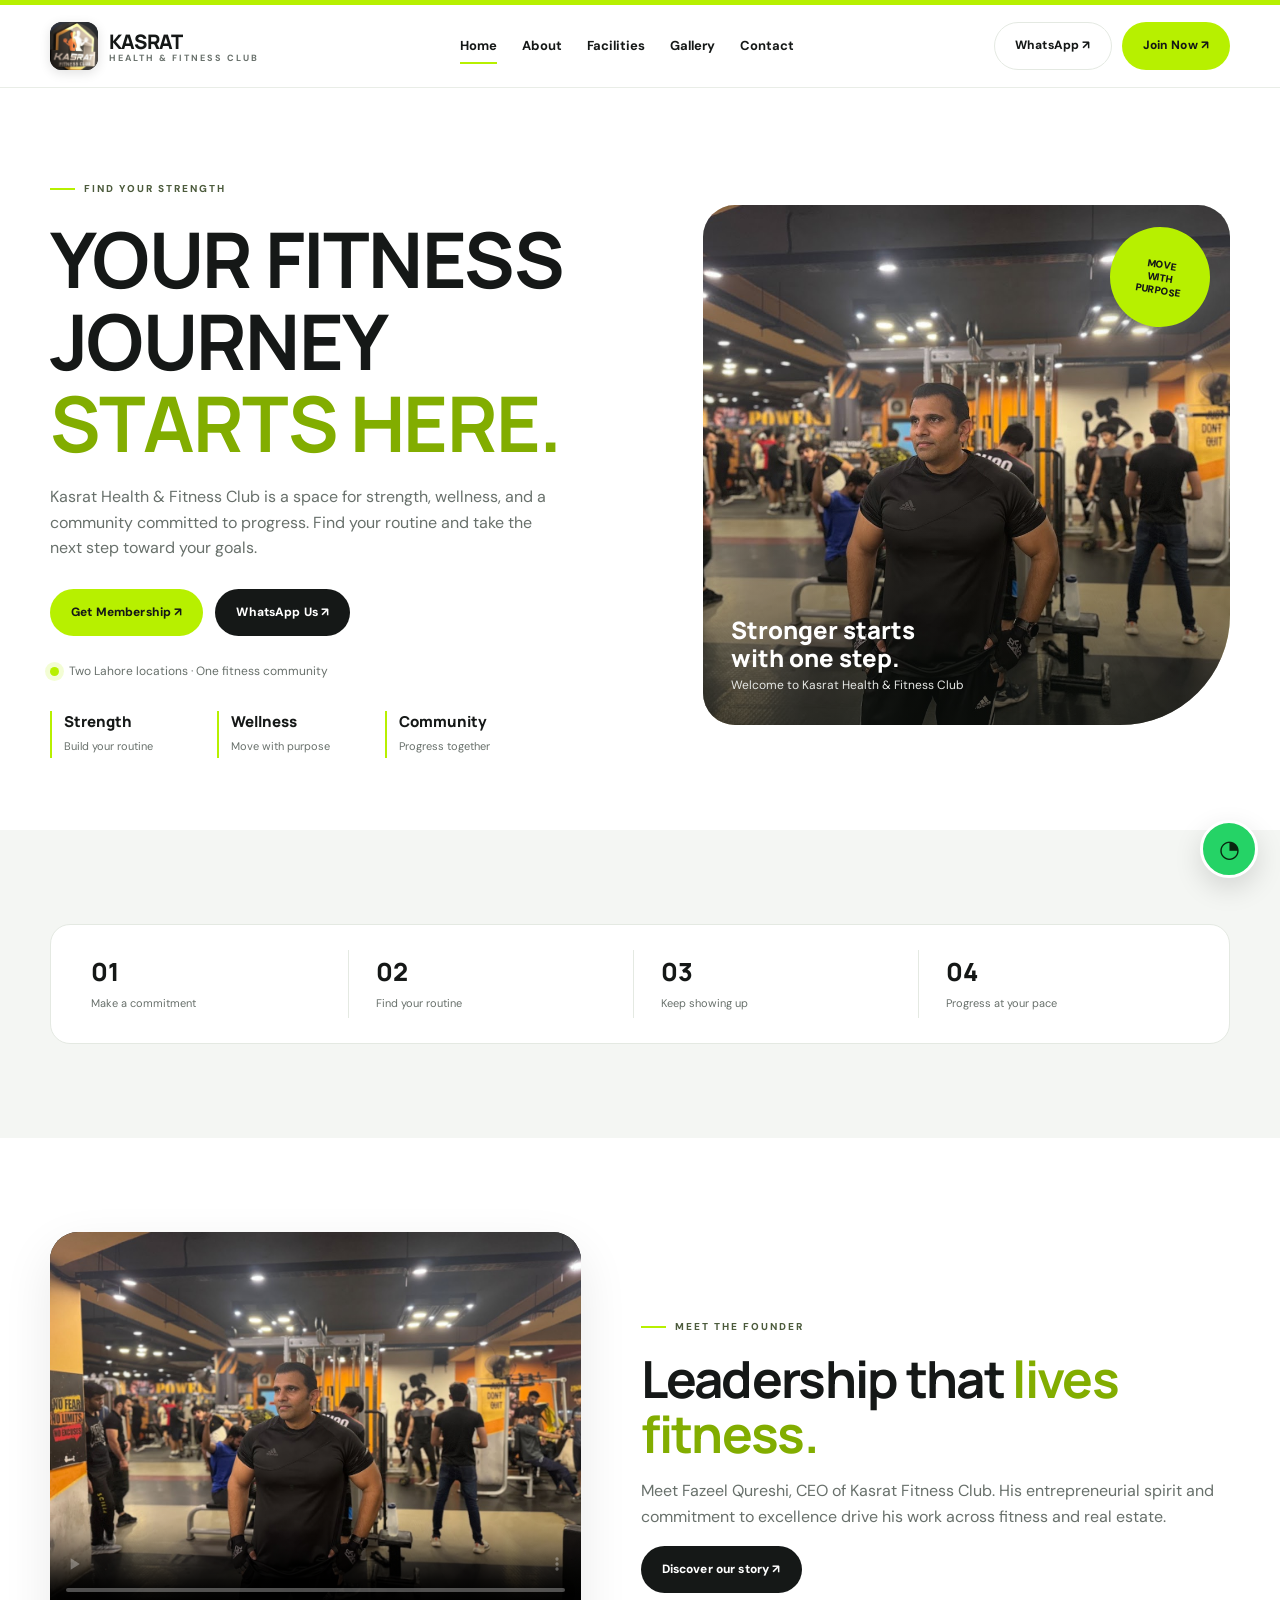
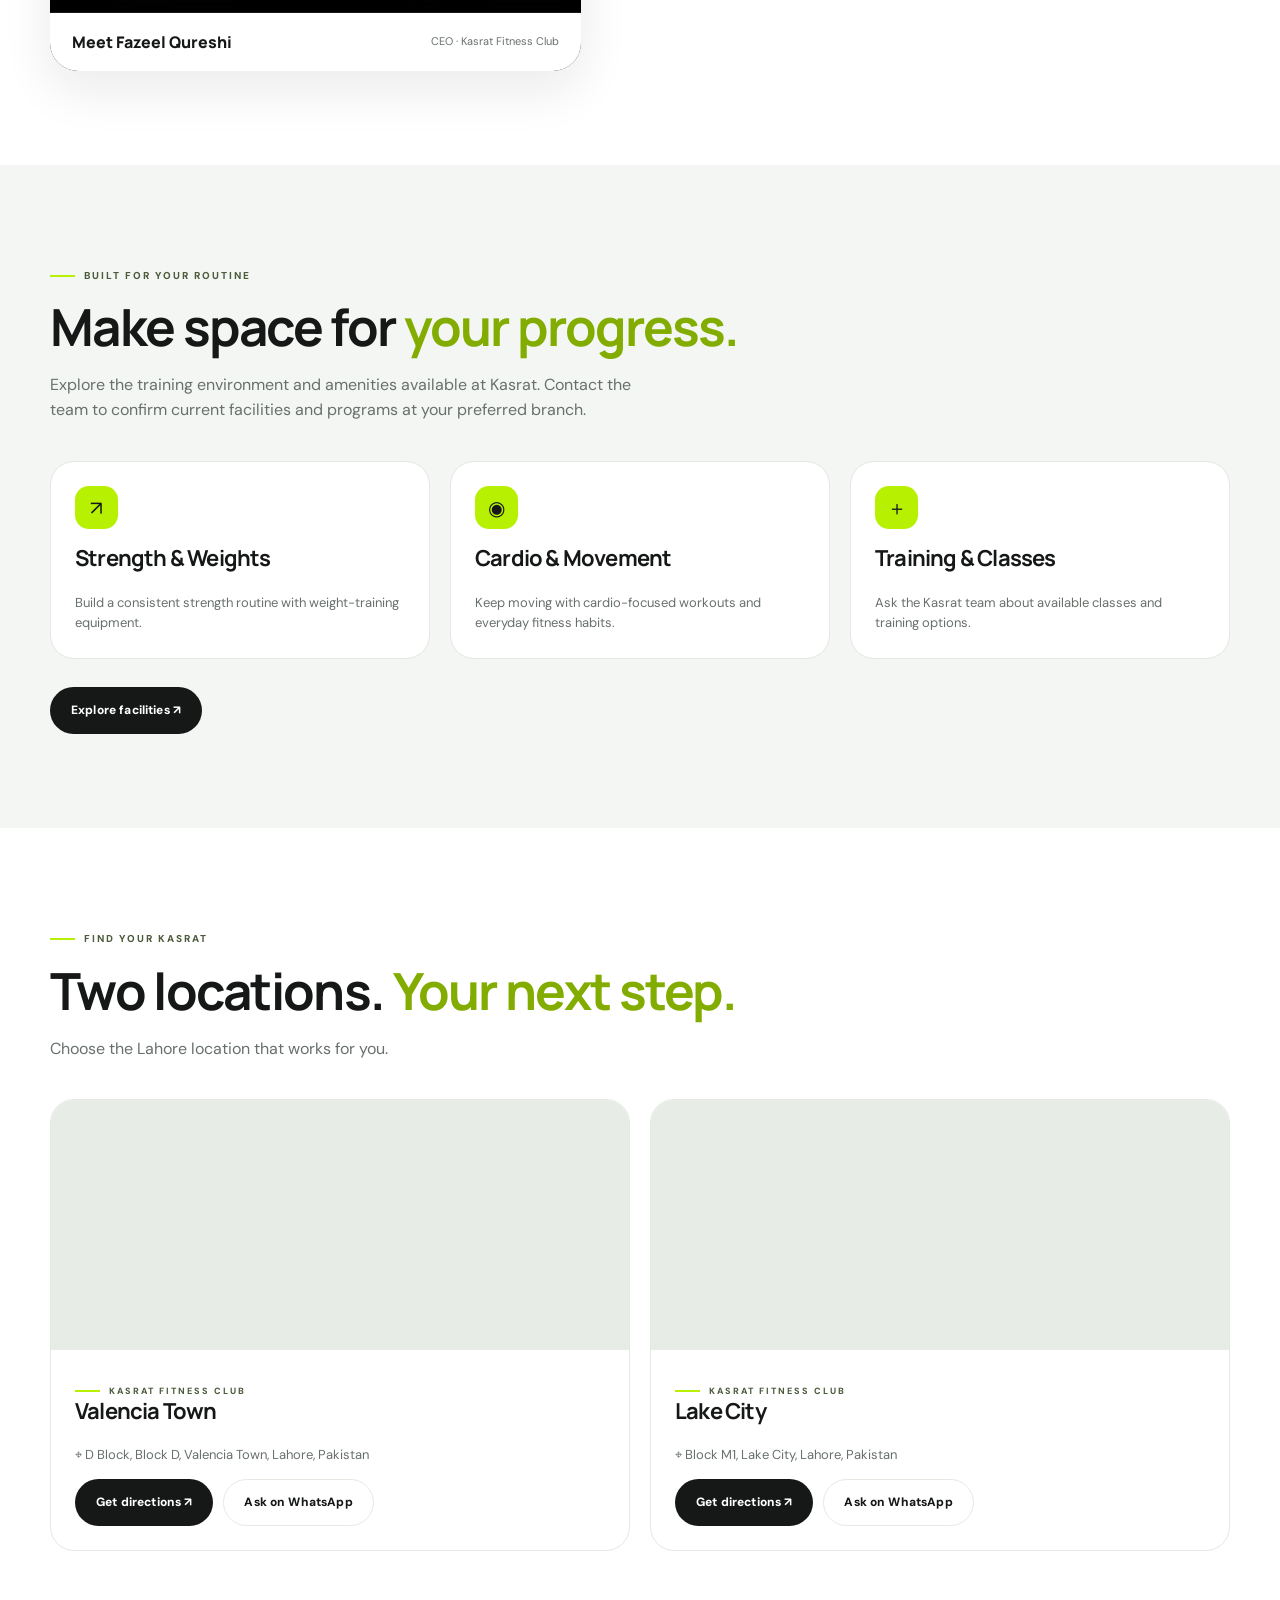
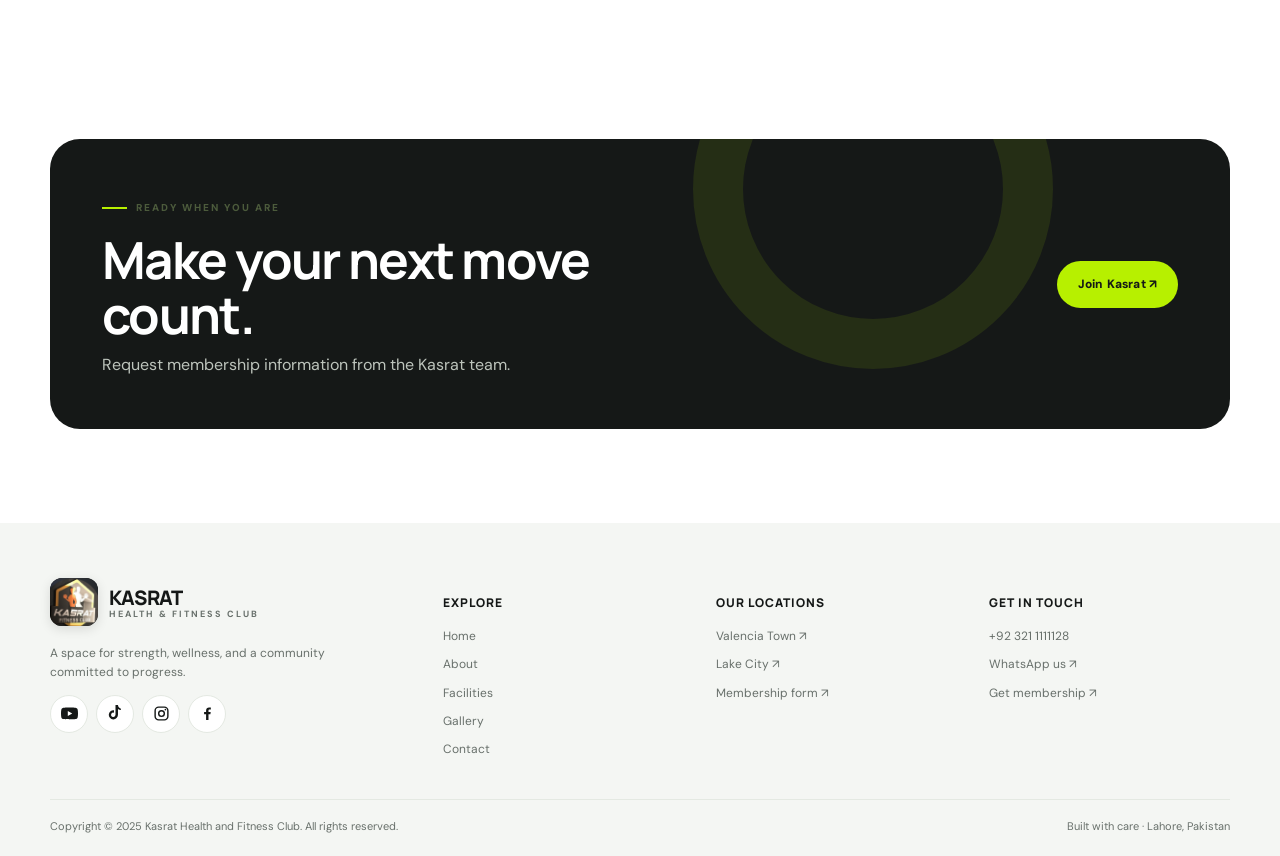
<file: kasrat-complete-website/kasrat-website/index.html>
<!doctype html><html lang="en"><head><meta charset="utf-8"><meta name="viewport" content="width=device-width, initial-scale=1"><meta name="theme-color" content="#ffffff"><meta name="description" content="Discover Kasrat Health & Fitness Club in Lahore. Explore locations and request membership information."><title>Home | Kasrat Health & Fitness Club</title><link rel="stylesheet" href="css/style.css"></head><body><div class="topline"></div><header class="header"><div class="container nav"><a class="brand" href="index.html" aria-label="Kasrat home"><span class="brand-mark"><img src="assets/kasrat-logo.jpg" alt="Kasrat Fitness Club logo"></span><span>KASRAT<small>HEALTH & FITNESS CLUB</small></span></a><nav class="navlinks" aria-label="Main navigation"><a class="active" href="index.html">Home</a><a class="" href="about.html">About</a><a class="" href="facilities.html">Facilities</a><a class="" href="gallery.html">Gallery</a><a class="" href="contact.html">Contact</a></nav><div class="nav-actions"><a class="btn btn-outline" href="https://wa.me/923211111128?text=Assalam-o-Alaikum%21%20I%E2%80%99m%20interested%20in%20Kasrat%20Fitness%20Club.%20Please%20share%20the%20details." target="_blank" rel="noopener">WhatsApp ↗</a><a class="btn btn-lime" href="https://docs.google.com/forms/d/e/1FAIpQLSf2BIsO_PiCCg-INjkNUTq9oD2DGLaUDjMuY3BKHmGZ9YkRmA/viewform" target="_blank" rel="noopener">Join Now ↗</a><button class="menu-toggle" aria-label="Toggle navigation" aria-expanded="false">☰</button></div></div></header><main><section class="hero"><div class="container hero-grid"><div class="hero-copy reveal"><span class="eyebrow">Find your strength</span><h1>YOUR FITNESS<br>JOURNEY <span class="lime">STARTS HERE.</span></h1><p>Kasrat Health & Fitness Club is a space for strength, wellness, and a community committed to progress. Find your routine and take the next step toward your goals.</p><div class="hero-actions"><a class="btn btn-lime" href="https://docs.google.com/forms/d/e/1FAIpQLSf2BIsO_PiCCg-INjkNUTq9oD2DGLaUDjMuY3BKHmGZ9YkRmA/viewform" target="_blank" rel="noopener">Get Membership ↗</a><a class="btn btn-dark" href="https://wa.me/923211111128?text=Assalam-o-Alaikum%21%20I%E2%80%99m%20interested%20in%20Kasrat%20Fitness%20Club.%20Please%20share%20the%20details." target="_blank" rel="noopener">WhatsApp Us ↗</a></div><div class="hero-note"><span class="dot"></span> Two Lahore locations · One fitness community</div><div class="trust-row"><div class="trust-item"><strong>Strength</strong><span>Build your routine</span></div><div class="trust-item"><strong>Wellness</strong><span>Move with purpose</span></div><div class="trust-item"><strong>Community</strong><span>Progress together</span></div></div></div><div class="hero-visual reveal"><img src="assets/owner-fazeel.jpg" alt="Fazeel Qureshi, CEO of Kasrat Fitness Club" fetchpriority="high"><span class="floating-stamp">MOVE<br>WITH<br>PURPOSE</span><div class="hero-tag"><strong>Stronger starts<br>with one step.</strong><span>Welcome to Kasrat Health & Fitness Club</span></div></div></div></section><section class="section section-soft"><div class="container"><div class="stats reveal"><div class="stat"><strong>01</strong><span>Make a commitment</span></div><div class="stat"><strong>02</strong><span>Find your routine</span></div><div class="stat"><strong>03</strong><span>Keep showing up</span></div><div class="stat"><strong>04</strong><span>Progress at your pace</span></div></div></div></section><section class="section"><div class="container split"><div class="video-panel reveal"><video controls preload="metadata" playsinline poster="assets/owner-fazeel.jpg"><source src="assets/owner-video.mp4" type="video/mp4">Your browser does not support this video.</video><div class="video-label"><strong>Meet Fazeel Qureshi</strong><span>CEO · Kasrat Fitness Club</span></div></div><div class="reveal"><span class="eyebrow">Meet the founder</span><h2>Leadership that <span class="lime">lives fitness.</span></h2><p class="muted">Meet Fazeel Qureshi, CEO of Kasrat Fitness Club. His entrepreneurial spirit and commitment to excellence drive his work across fitness and real estate.</p><a class="btn btn-dark" href="about.html">Discover our story ↗</a></div></div></section><section class="section section-soft"><div class="container"><div class="section-head reveal"><span class="eyebrow">Built for your routine</span><h2>Make space for <span class="lime">your progress.</span></h2><p>Explore the training environment and amenities available at Kasrat. Contact the team to confirm current facilities and programs at your preferred branch.</p></div><div class="cards"><article class="card reveal"><div class="card-body"><div class="card-icon">↗</div><h3>Strength & Weights</h3><p>Build a consistent strength routine with weight-training equipment.</p></div></article><article class="card reveal"><div class="card-body"><div class="card-icon">◉</div><h3>Cardio & Movement</h3><p>Keep moving with cardio-focused workouts and everyday fitness habits.</p></div></article><article class="card reveal"><div class="card-body"><div class="card-icon">＋</div><h3>Training & Classes</h3><p>Ask the Kasrat team about available classes and training options.</p></div></article></div><div style="margin-top:28px"><a class="btn btn-dark" href="facilities.html">Explore facilities ↗</a></div></div></section><section class="section"><div class="container"><div class="section-head reveal"><span class="eyebrow">Find your Kasrat</span><h2>Two locations. <span class="lime">Your next step.</span></h2><p>Choose the Lahore location that works for you.</p></div><div class="branch-grid"><article class="branch reveal"><iframe class="branch-map" title="Kasrat Valencia Town location map" src="https://maps.google.com/maps?q=31.408431,74.260548&z=15&output=embed" loading="lazy" referrerpolicy="no-referrer-when-downgrade"></iframe><div class="branch-info"><span class="eyebrow">Kasrat Fitness Club</span><h3>Valencia Town</h3><p>⌖ D Block, Block D, Valencia Town, Lahore, Pakistan</p><div class="branch-actions"><a class="btn btn-dark" href="https://maps.google.com/?q=31.408431,74.260548" target="_blank" rel="noopener">Get directions ↗</a><a class="btn btn-outline" href="https://wa.me/923211111128?text=Assalam-o-Alaikum%21%20I%E2%80%99m%20interested%20in%20Kasrat%20Fitness%20Club.%20Please%20share%20the%20details." target="_blank" rel="noopener">Ask on WhatsApp</a></div></div></article><article class="branch reveal"><iframe class="branch-map" title="Kasrat Lake City location map" src="https://maps.google.com/maps?q=31.353908,74.247928&z=15&output=embed" loading="lazy" referrerpolicy="no-referrer-when-downgrade"></iframe><div class="branch-info"><span class="eyebrow">Kasrat Fitness Club</span><h3>Lake City</h3><p>⌖ Block M1, Lake City, Lahore, Pakistan</p><div class="branch-actions"><a class="btn btn-dark" href="https://maps.google.com/?q=31.353908,74.247928" target="_blank" rel="noopener">Get directions ↗</a><a class="btn btn-outline" href="https://wa.me/923211111128?text=Assalam-o-Alaikum%21%20I%E2%80%99m%20interested%20in%20Kasrat%20Fitness%20Club.%20Please%20share%20the%20details." target="_blank" rel="noopener">Ask on WhatsApp</a></div></div></article></div></div></section><section class="section"><div class="container"><div class="cta-band reveal"><div><span class="eyebrow">Ready when you are</span><h2>Make your next move count.</h2><p>Request membership information from the Kasrat team.</p></div><a class="btn btn-lime" href="https://docs.google.com/forms/d/e/1FAIpQLSf2BIsO_PiCCg-INjkNUTq9oD2DGLaUDjMuY3BKHmGZ9YkRmA/viewform" target="_blank" rel="noopener">Join Kasrat ↗</a></div></div></section></main><footer class="footer"><div class="container"><div class="footer-grid"><div><a class="brand" href="index.html" aria-label="Kasrat home"><span class="brand-mark"><img src="assets/kasrat-logo.jpg" alt="Kasrat Fitness Club logo"></span><span>KASRAT<small>HEALTH & FITNESS CLUB</small></span></a><p style="margin-top:18px">A space for strength, wellness, and a community committed to progress.</p><div class="socials"><a href="https://www.youtube.com/@kasratfitnessclub" target="_blank" rel="noopener" aria-label="Kasrat YT"><svg viewBox="0 0 24 24" aria-hidden="true"><path d="M23.5 6.2a3 3 0 0 0-2.1-2.1C19.5 3.6 12 3.6 12 3.6s-7.5 0-9.4.5A3 3 0 0 0 .5 6.2 31 31 0 0 0 0 12a31 31 0 0 0 .5 5.8 3 3 0 0 0 2.1 2.1c1.9.5 9.4.5 9.4.5s7.5 0 9.4-.5a3 3 0 0 0 2.1-2.1A31 31 0 0 0 24 12a31 31 0 0 0-.5-5.8ZM9.6 15.6V8.4l6.3 3.6-6.3 3.6Z"/></svg></a><a href="https://www.tiktok.com/@kasratfitnessclub" target="_blank" rel="noopener" aria-label="Kasrat TT"><svg viewBox="0 0 24 24" aria-hidden="true"><path d="M19.6 7.1a6.6 6.6 0 0 1-4.1-1.4v8.1a6.5 6.5 0 1 1-5.6-6.4v3.5a3.1 3.1 0 1 0 2.1 3V0h3.5c.2 2.4 1.6 4.4 4.1 5.2v1.9Z"/></svg></a><a href="https://www.instagram.com/kasratbyfazeel" target="_blank" rel="noopener" aria-label="Kasrat IG"><svg viewBox="0 0 24 24" aria-hidden="true"><rect x="3" y="3" width="18" height="18" rx="5" fill="none" stroke="currentColor" stroke-width="2"/><circle cx="12" cy="12" r="4" fill="none" stroke="currentColor" stroke-width="2"/><circle cx="17.5" cy="6.5" r="1.2"/></svg></a><a href="https://www.facebook.com/kasratbyfazeel/" target="_blank" rel="noopener" aria-label="Kasrat FB"><svg viewBox="0 0 24 24" aria-hidden="true"><path d="M13.4 21v-8h2.7l.4-3.1h-3.1v-2c0-.9.3-1.5 1.6-1.5h1.7V3.6c-.3 0-1.3-.1-2.5-.1-2.5 0-4.2 1.5-4.2 4.3v2.1H7.2V13H10v8h3.4Z"/></svg></a></div></div><div><h4>Explore</h4><div class="footer-links"><a href="index.html">Home</a><a href="about.html">About</a><a href="facilities.html">Facilities</a><a href="gallery.html">Gallery</a><a href="contact.html">Contact</a></div></div><div><h4>Our locations</h4><div class="footer-links"><a href="https://maps.google.com/?q=31.408431,74.260548" target="_blank" rel="noopener">Valencia Town ↗</a><a href="https://maps.google.com/?q=31.353908,74.247928" target="_blank" rel="noopener">Lake City ↗</a><a href="https://docs.google.com/forms/d/e/1FAIpQLSf2BIsO_PiCCg-INjkNUTq9oD2DGLaUDjMuY3BKHmGZ9YkRmA/viewform" target="_blank" rel="noopener">Membership form ↗</a></div></div><div><h4>Get in touch</h4><div class="footer-links"><a href="tel:+923211111128">+92 321 1111128</a><a href="https://wa.me/923211111128?text=Assalam-o-Alaikum%21%20I%E2%80%99m%20interested%20in%20Kasrat%20Fitness%20Club.%20Please%20share%20the%20details." target="_blank" rel="noopener">WhatsApp us ↗</a><a href="https://docs.google.com/forms/d/e/1FAIpQLSf2BIsO_PiCCg-INjkNUTq9oD2DGLaUDjMuY3BKHmGZ9YkRmA/viewform" target="_blank" rel="noopener">Get membership ↗</a></div></div></div><div class="footer-bottom"><span>Copyright © 2025 Kasrat Health and Fitness Club. All rights reserved.</span><span>Built with care · Lahore, Pakistan</span></div></div></footer><a class="floating-wa" href="https://wa.me/923211111128?text=Assalam-o-Alaikum%21%20I%E2%80%99m%20interested%20in%20Kasrat%20Fitness%20Club.%20Please%20share%20the%20details." target="_blank" rel="noopener" aria-label="Chat with Kasrat on WhatsApp">◔</a><script src="js/script.js" defer></script></body></html>
</file>
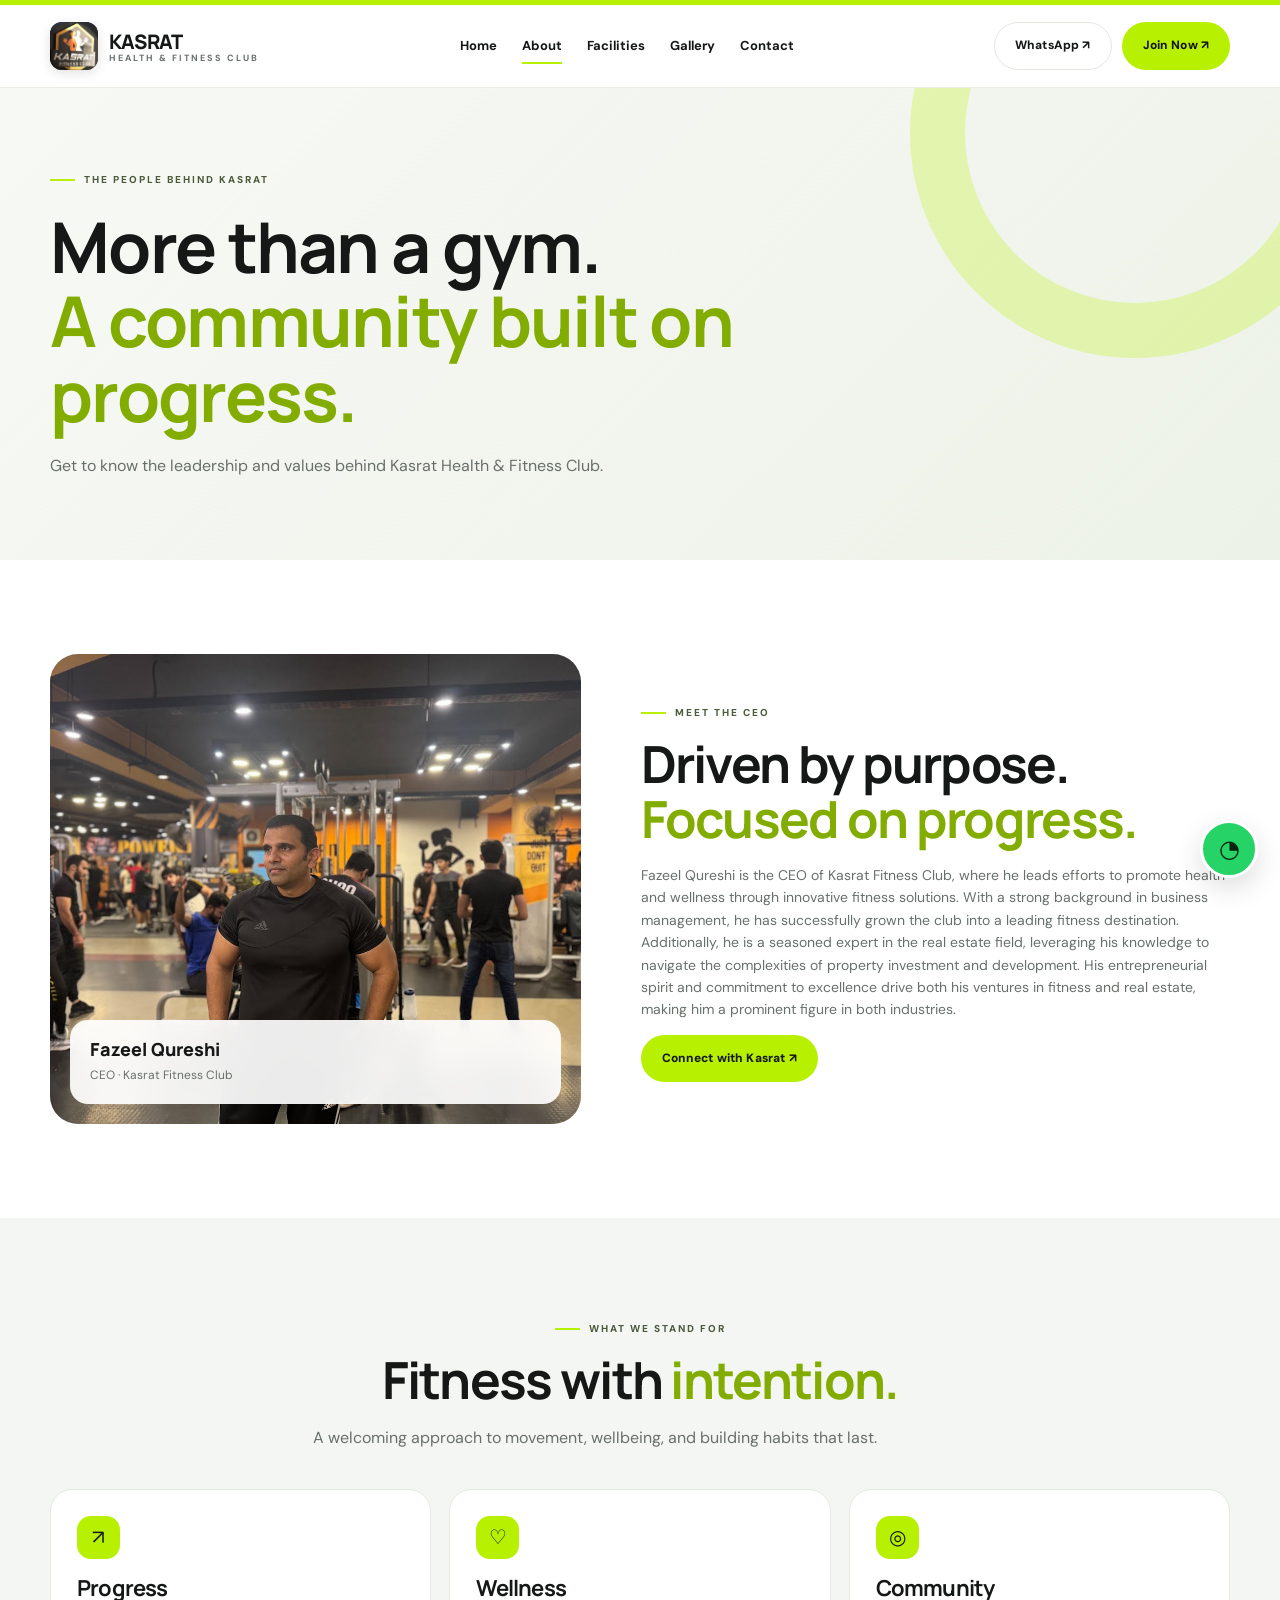
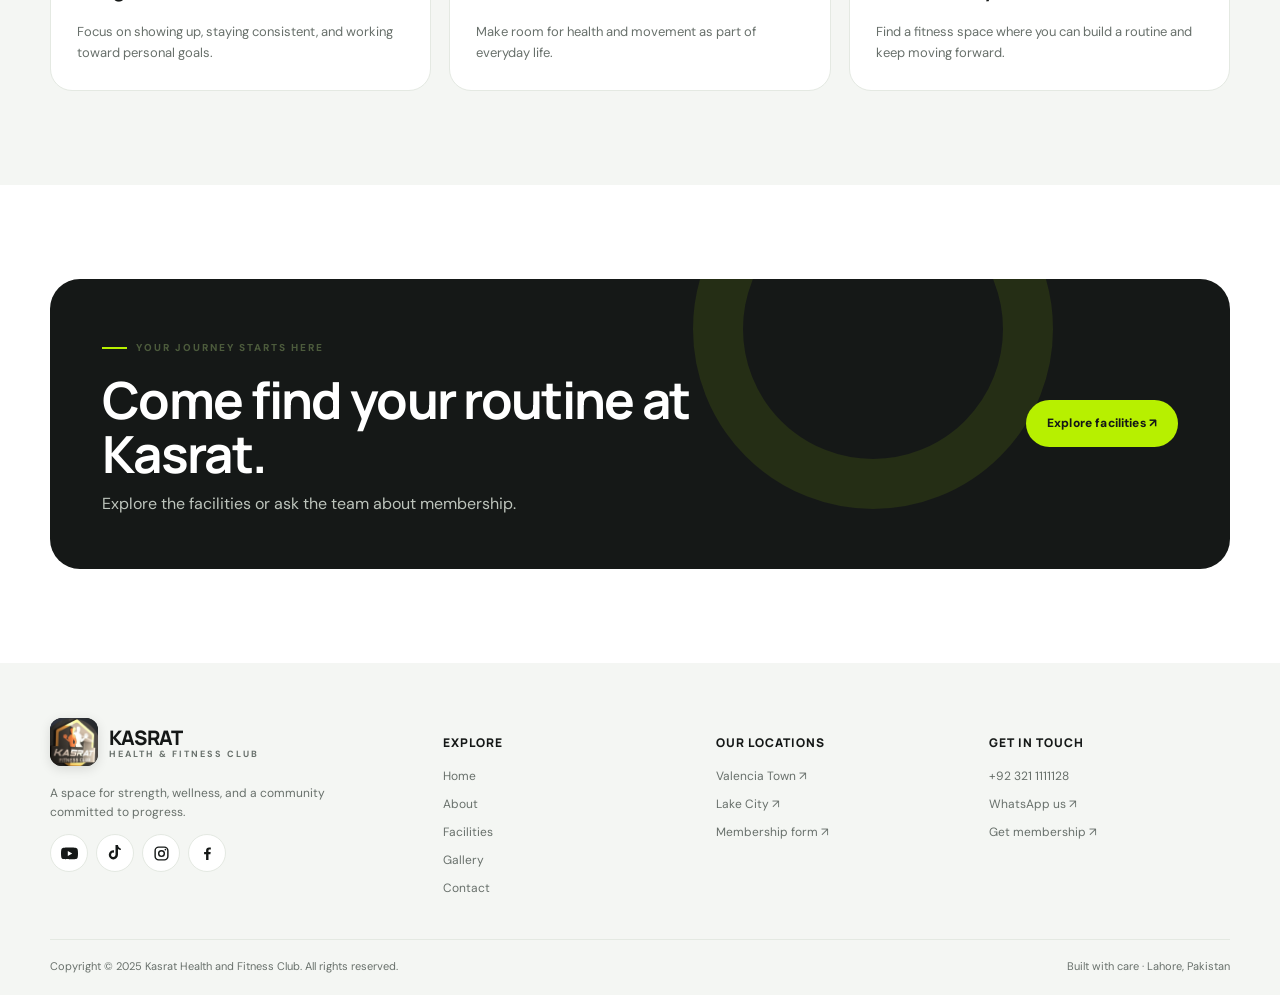
<file: kasrat-complete-website/kasrat-website/about.html>
<!doctype html><html lang="en"><head><meta charset="utf-8"><meta name="viewport" content="width=device-width, initial-scale=1"><meta name="theme-color" content="#ffffff"><meta name="description" content="Meet Fazeel Qureshi and learn about the values behind Kasrat Health & Fitness Club."><title>About Kasrat | Kasrat Health & Fitness Club</title><link rel="stylesheet" href="css/style.css"></head><body><div class="topline"></div><header class="header"><div class="container nav"><a class="brand" href="index.html" aria-label="Kasrat home"><span class="brand-mark"><img src="assets/kasrat-logo.jpg" alt="Kasrat Fitness Club logo"></span><span>KASRAT<small>HEALTH & FITNESS CLUB</small></span></a><nav class="navlinks" aria-label="Main navigation"><a class="" href="index.html">Home</a><a class="active" href="about.html">About</a><a class="" href="facilities.html">Facilities</a><a class="" href="gallery.html">Gallery</a><a class="" href="contact.html">Contact</a></nav><div class="nav-actions"><a class="btn btn-outline" href="https://wa.me/923211111128?text=Assalam-o-Alaikum%21%20I%E2%80%99m%20interested%20in%20Kasrat%20Fitness%20Club.%20Please%20share%20the%20details." target="_blank" rel="noopener">WhatsApp ↗</a><a class="btn btn-lime" href="https://docs.google.com/forms/d/e/1FAIpQLSf2BIsO_PiCCg-INjkNUTq9oD2DGLaUDjMuY3BKHmGZ9YkRmA/viewform" target="_blank" rel="noopener">Join Now ↗</a><button class="menu-toggle" aria-label="Toggle navigation" aria-expanded="false">☰</button></div></div></header><main><section class="page-hero"><div class="container"><span class="eyebrow">The people behind Kasrat</span><h1>More than a gym.<br><span class="lime">A community built on progress.</span></h1><p>Get to know the leadership and values behind Kasrat Health & Fitness Club.</p></div></section><section class="section"><div class="container split"><div class="photo-frame reveal"><img src="assets/owner-fazeel.jpg" alt="Fazeel Qureshi, CEO of Kasrat Fitness Club"><div class="photo-caption"><strong>Fazeel Qureshi</strong><span>CEO · Kasrat Fitness Club</span></div></div><div class="reveal"><span class="eyebrow">Meet the CEO</span><h2>Driven by purpose.<br><span class="lime">Focused on progress.</span></h2><p class="founder-bio">Fazeel Qureshi is the CEO of Kasrat Fitness Club, where he leads efforts to promote health and wellness through innovative fitness solutions. With a strong background in business management, he has successfully grown the club into a leading fitness destination. Additionally, he is a seasoned expert in the real estate field, leveraging his knowledge to navigate the complexities of property investment and development. His entrepreneurial spirit and commitment to excellence drive both his ventures in fitness and real estate, making him a prominent figure in both industries.</p><a class="btn btn-lime" href="https://docs.google.com/forms/d/e/1FAIpQLSf2BIsO_PiCCg-INjkNUTq9oD2DGLaUDjMuY3BKHmGZ9YkRmA/viewform" target="_blank" rel="noopener">Connect with Kasrat ↗</a></div></div></section><section class="section section-soft"><div class="container"><div class="section-head center reveal"><span class="eyebrow">What we stand for</span><h2>Fitness with <span class="lime">intention.</span></h2><p>A welcoming approach to movement, wellbeing, and building habits that last.</p></div><div class="value-grid"><article class="value reveal"><div class="card-icon">↗</div><h3>Progress</h3><p>Focus on showing up, staying consistent, and working toward personal goals.</p></article><article class="value reveal"><div class="card-icon">♡</div><h3>Wellness</h3><p>Make room for health and movement as part of everyday life.</p></article><article class="value reveal"><div class="card-icon">◎</div><h3>Community</h3><p>Find a fitness space where you can build a routine and keep moving forward.</p></article></div></div></section><section class="section"><div class="container"><div class="cta-band reveal"><div><span class="eyebrow">Your journey starts here</span><h2>Come find your routine at Kasrat.</h2><p>Explore the facilities or ask the team about membership.</p></div><a class="btn btn-lime" href="facilities.html">Explore facilities ↗</a></div></div></section></main><footer class="footer"><div class="container"><div class="footer-grid"><div><a class="brand" href="index.html" aria-label="Kasrat home"><span class="brand-mark"><img src="assets/kasrat-logo.jpg" alt="Kasrat Fitness Club logo"></span><span>KASRAT<small>HEALTH & FITNESS CLUB</small></span></a><p style="margin-top:18px">A space for strength, wellness, and a community committed to progress.</p><div class="socials"><a href="https://www.youtube.com/@kasratfitnessclub" target="_blank" rel="noopener" aria-label="Kasrat YT"><svg viewBox="0 0 24 24" aria-hidden="true"><path d="M23.5 6.2a3 3 0 0 0-2.1-2.1C19.5 3.6 12 3.6 12 3.6s-7.5 0-9.4.5A3 3 0 0 0 .5 6.2 31 31 0 0 0 0 12a31 31 0 0 0 .5 5.8 3 3 0 0 0 2.1 2.1c1.9.5 9.4.5 9.4.5s7.5 0 9.4-.5a3 3 0 0 0 2.1-2.1A31 31 0 0 0 24 12a31 31 0 0 0-.5-5.8ZM9.6 15.6V8.4l6.3 3.6-6.3 3.6Z"/></svg></a><a href="https://www.tiktok.com/@kasratfitnessclub" target="_blank" rel="noopener" aria-label="Kasrat TT"><svg viewBox="0 0 24 24" aria-hidden="true"><path d="M19.6 7.1a6.6 6.6 0 0 1-4.1-1.4v8.1a6.5 6.5 0 1 1-5.6-6.4v3.5a3.1 3.1 0 1 0 2.1 3V0h3.5c.2 2.4 1.6 4.4 4.1 5.2v1.9Z"/></svg></a><a href="https://www.instagram.com/kasratbyfazeel" target="_blank" rel="noopener" aria-label="Kasrat IG"><svg viewBox="0 0 24 24" aria-hidden="true"><rect x="3" y="3" width="18" height="18" rx="5" fill="none" stroke="currentColor" stroke-width="2"/><circle cx="12" cy="12" r="4" fill="none" stroke="currentColor" stroke-width="2"/><circle cx="17.5" cy="6.5" r="1.2"/></svg></a><a href="https://www.facebook.com/kasratbyfazeel/" target="_blank" rel="noopener" aria-label="Kasrat FB"><svg viewBox="0 0 24 24" aria-hidden="true"><path d="M13.4 21v-8h2.7l.4-3.1h-3.1v-2c0-.9.3-1.5 1.6-1.5h1.7V3.6c-.3 0-1.3-.1-2.5-.1-2.5 0-4.2 1.5-4.2 4.3v2.1H7.2V13H10v8h3.4Z"/></svg></a></div></div><div><h4>Explore</h4><div class="footer-links"><a href="index.html">Home</a><a href="about.html">About</a><a href="facilities.html">Facilities</a><a href="gallery.html">Gallery</a><a href="contact.html">Contact</a></div></div><div><h4>Our locations</h4><div class="footer-links"><a href="https://maps.google.com/?q=31.408431,74.260548" target="_blank" rel="noopener">Valencia Town ↗</a><a href="https://maps.google.com/?q=31.353908,74.247928" target="_blank" rel="noopener">Lake City ↗</a><a href="https://docs.google.com/forms/d/e/1FAIpQLSf2BIsO_PiCCg-INjkNUTq9oD2DGLaUDjMuY3BKHmGZ9YkRmA/viewform" target="_blank" rel="noopener">Membership form ↗</a></div></div><div><h4>Get in touch</h4><div class="footer-links"><a href="tel:+923211111128">+92 321 1111128</a><a href="https://wa.me/923211111128?text=Assalam-o-Alaikum%21%20I%E2%80%99m%20interested%20in%20Kasrat%20Fitness%20Club.%20Please%20share%20the%20details." target="_blank" rel="noopener">WhatsApp us ↗</a><a href="https://docs.google.com/forms/d/e/1FAIpQLSf2BIsO_PiCCg-INjkNUTq9oD2DGLaUDjMuY3BKHmGZ9YkRmA/viewform" target="_blank" rel="noopener">Get membership ↗</a></div></div></div><div class="footer-bottom"><span>Copyright © 2025 Kasrat Health and Fitness Club. All rights reserved.</span><span>Built with care · Lahore, Pakistan</span></div></div></footer><a class="floating-wa" href="https://wa.me/923211111128?text=Assalam-o-Alaikum%21%20I%E2%80%99m%20interested%20in%20Kasrat%20Fitness%20Club.%20Please%20share%20the%20details." target="_blank" rel="noopener" aria-label="Chat with Kasrat on WhatsApp">◔</a><script src="js/script.js" defer></script></body></html>
</file>
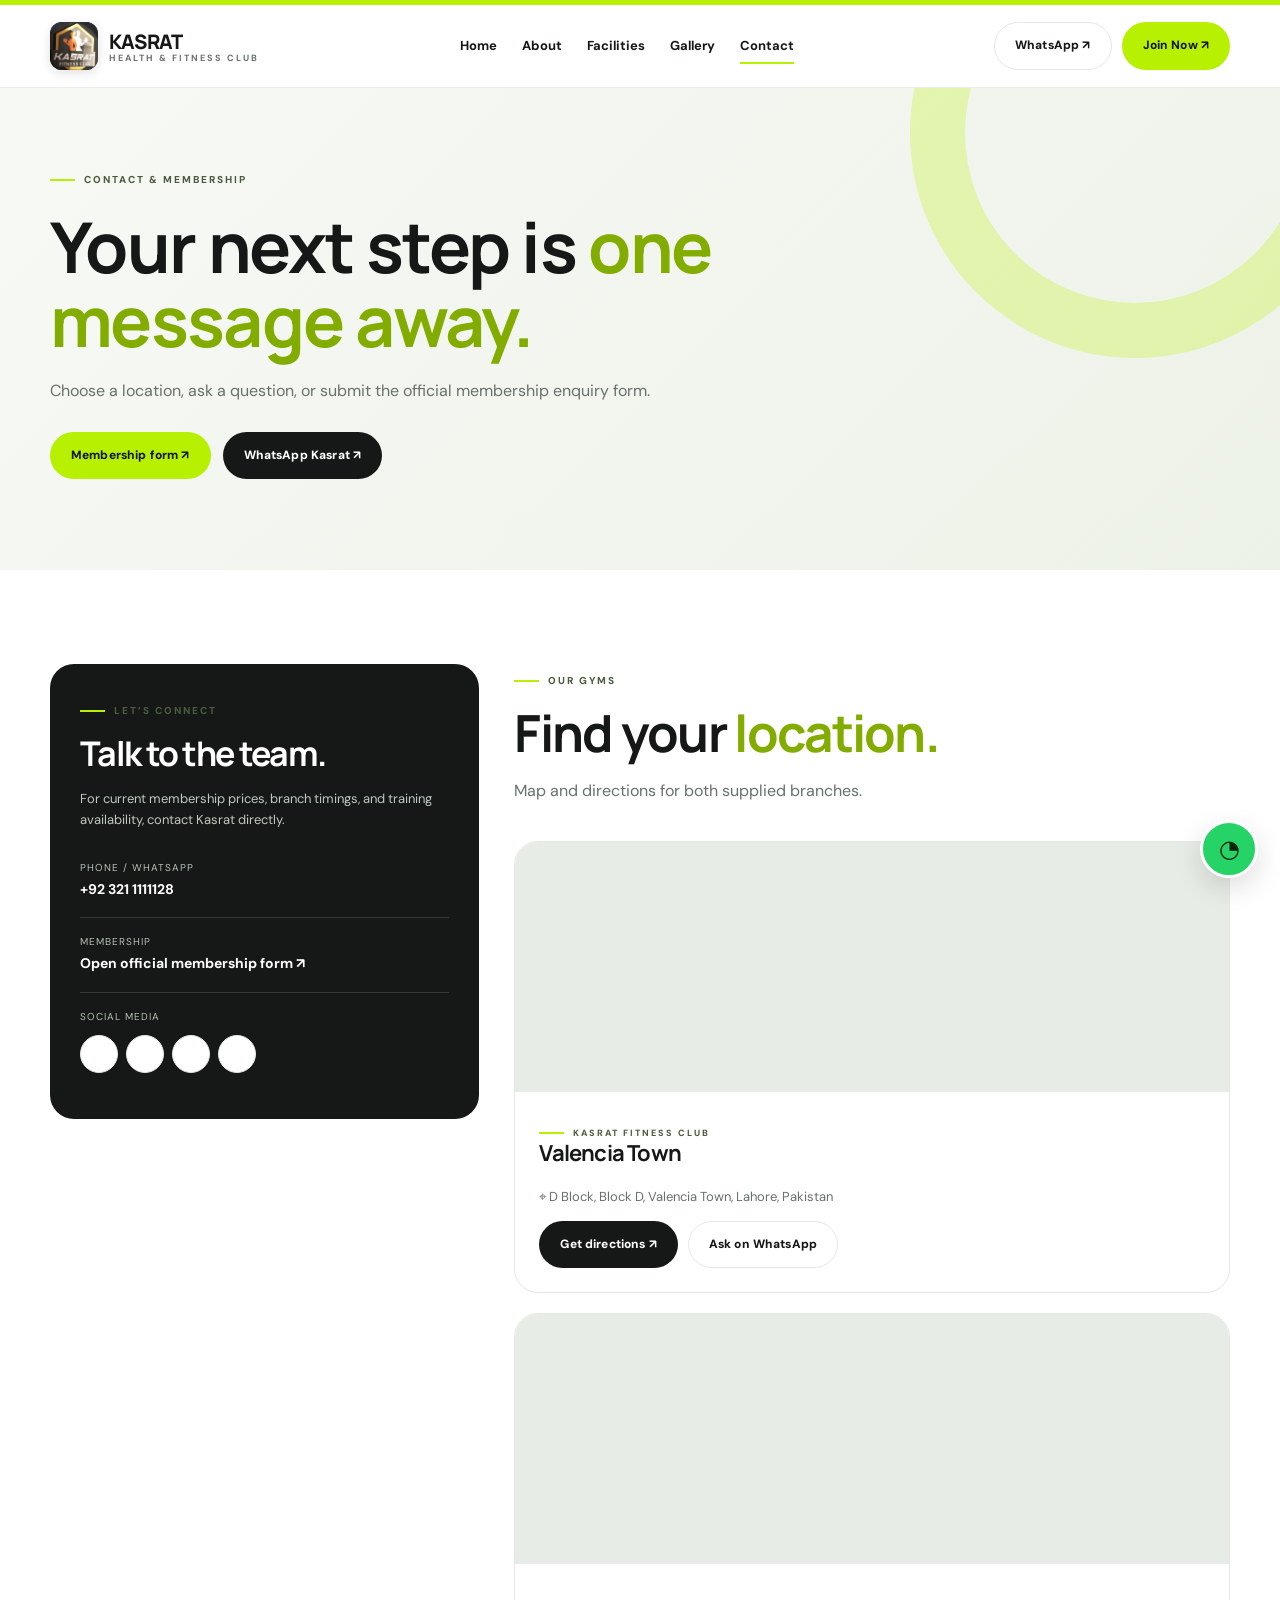
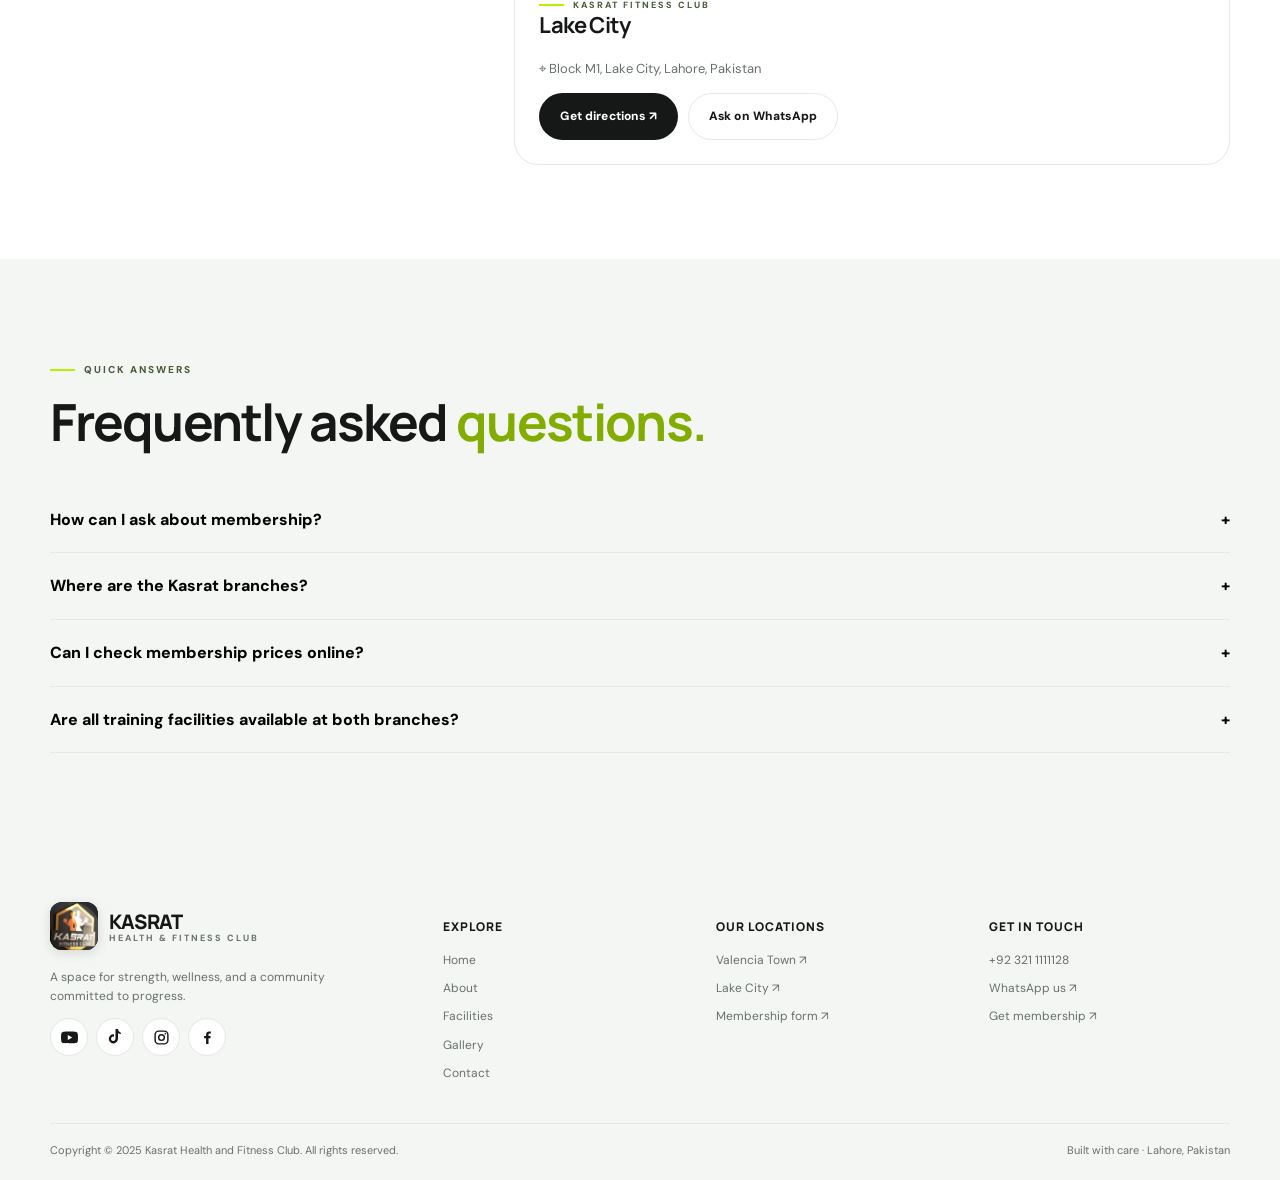
<file: kasrat-complete-website/kasrat-website/contact.html>
<!doctype html><html lang="en"><head><meta charset="utf-8"><meta name="viewport" content="width=device-width, initial-scale=1"><meta name="theme-color" content="#ffffff"><meta name="description" content="Contact Kasrat Health & Fitness Club, view Lahore locations, and access the official membership form."><title>Contact & Membership | Kasrat Health & Fitness Club</title><link rel="stylesheet" href="css/style.css"></head><body><div class="topline"></div><header class="header"><div class="container nav"><a class="brand" href="index.html" aria-label="Kasrat home"><span class="brand-mark"><img src="assets/kasrat-logo.jpg" alt="Kasrat Fitness Club logo"></span><span>KASRAT<small>HEALTH & FITNESS CLUB</small></span></a><nav class="navlinks" aria-label="Main navigation"><a class="" href="index.html">Home</a><a class="" href="about.html">About</a><a class="" href="facilities.html">Facilities</a><a class="" href="gallery.html">Gallery</a><a class="active" href="contact.html">Contact</a></nav><div class="nav-actions"><a class="btn btn-outline" href="https://wa.me/923211111128?text=Assalam-o-Alaikum%21%20I%E2%80%99m%20interested%20in%20Kasrat%20Fitness%20Club.%20Please%20share%20the%20details." target="_blank" rel="noopener">WhatsApp ↗</a><a class="btn btn-lime" href="https://docs.google.com/forms/d/e/1FAIpQLSf2BIsO_PiCCg-INjkNUTq9oD2DGLaUDjMuY3BKHmGZ9YkRmA/viewform" target="_blank" rel="noopener">Join Now ↗</a><button class="menu-toggle" aria-label="Toggle navigation" aria-expanded="false">☰</button></div></div></header><main><section class="page-hero"><div class="container"><span class="eyebrow">Contact & membership</span><h1>Your next step is <span class="lime">one message away.</span></h1><p>Choose a location, ask a question, or submit the official membership enquiry form.</p><div class="hero-actions"><a class="btn btn-lime" href="https://docs.google.com/forms/d/e/1FAIpQLSf2BIsO_PiCCg-INjkNUTq9oD2DGLaUDjMuY3BKHmGZ9YkRmA/viewform" target="_blank" rel="noopener">Membership form ↗</a><a class="btn btn-dark" href="https://wa.me/923211111128?text=Assalam-o-Alaikum%21%20I%E2%80%99m%20interested%20in%20Kasrat%20Fitness%20Club.%20Please%20share%20the%20details." target="_blank" rel="noopener">WhatsApp Kasrat ↗</a></div></div></section><section class="section"><div class="container"><div class="contact-layout"><aside class="contact-panel reveal"><span class="eyebrow">Let’s connect</span><h2 style="font-size:34px">Talk to the team.</h2><p>For current membership prices, branch timings, and training availability, contact Kasrat directly.</p><div class="contact-line"><small>Phone / WhatsApp</small><strong><a href="tel:+923211111128">+92 321 1111128</a></strong></div><div class="contact-line"><small>Membership</small><strong><a href="https://docs.google.com/forms/d/e/1FAIpQLSf2BIsO_PiCCg-INjkNUTq9oD2DGLaUDjMuY3BKHmGZ9YkRmA/viewform" target="_blank" rel="noopener">Open official membership form ↗</a></strong></div><div class="contact-line"><small>Social media</small><div class="socials" style="margin-top:10px"><a href="https://www.youtube.com/@kasratfitnessclub" target="_blank" rel="noopener" aria-label="Kasrat YT"><svg viewBox="0 0 24 24" aria-hidden="true"><path d="M23.5 6.2a3 3 0 0 0-2.1-2.1C19.5 3.6 12 3.6 12 3.6s-7.5 0-9.4.5A3 3 0 0 0 .5 6.2 31 31 0 0 0 0 12a31 31 0 0 0 .5 5.8 3 3 0 0 0 2.1 2.1c1.9.5 9.4.5 9.4.5s7.5 0 9.4-.5a3 3 0 0 0 2.1-2.1A31 31 0 0 0 24 12a31 31 0 0 0-.5-5.8ZM9.6 15.6V8.4l6.3 3.6-6.3 3.6Z"/></svg></a><a href="https://www.tiktok.com/@kasratfitnessclub" target="_blank" rel="noopener" aria-label="Kasrat TT"><svg viewBox="0 0 24 24" aria-hidden="true"><path d="M19.6 7.1a6.6 6.6 0 0 1-4.1-1.4v8.1a6.5 6.5 0 1 1-5.6-6.4v3.5a3.1 3.1 0 1 0 2.1 3V0h3.5c.2 2.4 1.6 4.4 4.1 5.2v1.9Z"/></svg></a><a href="https://www.instagram.com/kasratbyfazeel" target="_blank" rel="noopener" aria-label="Kasrat IG"><svg viewBox="0 0 24 24" aria-hidden="true"><rect x="3" y="3" width="18" height="18" rx="5" fill="none" stroke="currentColor" stroke-width="2"/><circle cx="12" cy="12" r="4" fill="none" stroke="currentColor" stroke-width="2"/><circle cx="17.5" cy="6.5" r="1.2"/></svg></a><a href="https://www.facebook.com/kasratbyfazeel/" target="_blank" rel="noopener" aria-label="Kasrat FB"><svg viewBox="0 0 24 24" aria-hidden="true"><path d="M13.4 21v-8h2.7l.4-3.1h-3.1v-2c0-.9.3-1.5 1.6-1.5h1.7V3.6c-.3 0-1.3-.1-2.5-.1-2.5 0-4.2 1.5-4.2 4.3v2.1H7.2V13H10v8h3.4Z"/></svg></a></div></div></aside><div><div class="section-head"><span class="eyebrow">Our gyms</span><h2>Find your <span class="lime">location.</span></h2><p class="muted">Map and directions for both supplied branches.</p></div><div class="branch-grid" style="grid-template-columns:1fr"><article class="branch reveal"><iframe class="branch-map" title="Kasrat Valencia Town location map" src="https://maps.google.com/maps?q=31.408431,74.260548&z=15&output=embed" loading="lazy" referrerpolicy="no-referrer-when-downgrade"></iframe><div class="branch-info"><span class="eyebrow">Kasrat Fitness Club</span><h3>Valencia Town</h3><p>⌖ D Block, Block D, Valencia Town, Lahore, Pakistan</p><div class="branch-actions"><a class="btn btn-dark" href="https://maps.google.com/?q=31.408431,74.260548" target="_blank" rel="noopener">Get directions ↗</a><a class="btn btn-outline" href="https://wa.me/923211111128?text=Assalam-o-Alaikum%21%20I%E2%80%99m%20interested%20in%20Kasrat%20Fitness%20Club.%20Please%20share%20the%20details." target="_blank" rel="noopener">Ask on WhatsApp</a></div></div></article><article class="branch reveal"><iframe class="branch-map" title="Kasrat Lake City location map" src="https://maps.google.com/maps?q=31.353908,74.247928&z=15&output=embed" loading="lazy" referrerpolicy="no-referrer-when-downgrade"></iframe><div class="branch-info"><span class="eyebrow">Kasrat Fitness Club</span><h3>Lake City</h3><p>⌖ Block M1, Lake City, Lahore, Pakistan</p><div class="branch-actions"><a class="btn btn-dark" href="https://maps.google.com/?q=31.353908,74.247928" target="_blank" rel="noopener">Get directions ↗</a><a class="btn btn-outline" href="https://wa.me/923211111128?text=Assalam-o-Alaikum%21%20I%E2%80%99m%20interested%20in%20Kasrat%20Fitness%20Club.%20Please%20share%20the%20details." target="_blank" rel="noopener">Ask on WhatsApp</a></div></div></article></div></div></div></div></section><section class="section section-soft"><div class="container"><div class="section-head"><span class="eyebrow">Quick answers</span><h2>Frequently asked <span class="lime">questions.</span></h2></div><div class="faq"><button aria-expanded="false">How can I ask about membership?<span class="faq-mark">+</span></button><div class="faq-answer">Use the official Kasrat membership form or contact the team on WhatsApp.</div></div><div class="faq"><button aria-expanded="false">Where are the Kasrat branches?<span class="faq-mark">+</span></button><div class="faq-answer">The supplied information lists Valencia Town and Lake City in Lahore.</div></div><div class="faq"><button aria-expanded="false">Can I check membership prices online?<span class="faq-mark">+</span></button><div class="faq-answer">Membership pricing was not provided for this website concept. Please submit the official form or ask Kasrat on WhatsApp.</div></div><div class="faq"><button aria-expanded="false">Are all training facilities available at both branches?<span class="faq-mark">+</span></button><div class="faq-answer">Please contact Kasrat directly to confirm current facilities and classes at your preferred branch.</div></div></div></section></main><footer class="footer"><div class="container"><div class="footer-grid"><div><a class="brand" href="index.html" aria-label="Kasrat home"><span class="brand-mark"><img src="assets/kasrat-logo.jpg" alt="Kasrat Fitness Club logo"></span><span>KASRAT<small>HEALTH & FITNESS CLUB</small></span></a><p style="margin-top:18px">A space for strength, wellness, and a community committed to progress.</p><div class="socials"><a href="https://www.youtube.com/@kasratfitnessclub" target="_blank" rel="noopener" aria-label="Kasrat YT"><svg viewBox="0 0 24 24" aria-hidden="true"><path d="M23.5 6.2a3 3 0 0 0-2.1-2.1C19.5 3.6 12 3.6 12 3.6s-7.5 0-9.4.5A3 3 0 0 0 .5 6.2 31 31 0 0 0 0 12a31 31 0 0 0 .5 5.8 3 3 0 0 0 2.1 2.1c1.9.5 9.4.5 9.4.5s7.5 0 9.4-.5a3 3 0 0 0 2.1-2.1A31 31 0 0 0 24 12a31 31 0 0 0-.5-5.8ZM9.6 15.6V8.4l6.3 3.6-6.3 3.6Z"/></svg></a><a href="https://www.tiktok.com/@kasratfitnessclub" target="_blank" rel="noopener" aria-label="Kasrat TT"><svg viewBox="0 0 24 24" aria-hidden="true"><path d="M19.6 7.1a6.6 6.6 0 0 1-4.1-1.4v8.1a6.5 6.5 0 1 1-5.6-6.4v3.5a3.1 3.1 0 1 0 2.1 3V0h3.5c.2 2.4 1.6 4.4 4.1 5.2v1.9Z"/></svg></a><a href="https://www.instagram.com/kasratbyfazeel" target="_blank" rel="noopener" aria-label="Kasrat IG"><svg viewBox="0 0 24 24" aria-hidden="true"><rect x="3" y="3" width="18" height="18" rx="5" fill="none" stroke="currentColor" stroke-width="2"/><circle cx="12" cy="12" r="4" fill="none" stroke="currentColor" stroke-width="2"/><circle cx="17.5" cy="6.5" r="1.2"/></svg></a><a href="https://www.facebook.com/kasratbyfazeel/" target="_blank" rel="noopener" aria-label="Kasrat FB"><svg viewBox="0 0 24 24" aria-hidden="true"><path d="M13.4 21v-8h2.7l.4-3.1h-3.1v-2c0-.9.3-1.5 1.6-1.5h1.7V3.6c-.3 0-1.3-.1-2.5-.1-2.5 0-4.2 1.5-4.2 4.3v2.1H7.2V13H10v8h3.4Z"/></svg></a></div></div><div><h4>Explore</h4><div class="footer-links"><a href="index.html">Home</a><a href="about.html">About</a><a href="facilities.html">Facilities</a><a href="gallery.html">Gallery</a><a href="contact.html">Contact</a></div></div><div><h4>Our locations</h4><div class="footer-links"><a href="https://maps.google.com/?q=31.408431,74.260548" target="_blank" rel="noopener">Valencia Town ↗</a><a href="https://maps.google.com/?q=31.353908,74.247928" target="_blank" rel="noopener">Lake City ↗</a><a href="https://docs.google.com/forms/d/e/1FAIpQLSf2BIsO_PiCCg-INjkNUTq9oD2DGLaUDjMuY3BKHmGZ9YkRmA/viewform" target="_blank" rel="noopener">Membership form ↗</a></div></div><div><h4>Get in touch</h4><div class="footer-links"><a href="tel:+923211111128">+92 321 1111128</a><a href="https://wa.me/923211111128?text=Assalam-o-Alaikum%21%20I%E2%80%99m%20interested%20in%20Kasrat%20Fitness%20Club.%20Please%20share%20the%20details." target="_blank" rel="noopener">WhatsApp us ↗</a><a href="https://docs.google.com/forms/d/e/1FAIpQLSf2BIsO_PiCCg-INjkNUTq9oD2DGLaUDjMuY3BKHmGZ9YkRmA/viewform" target="_blank" rel="noopener">Get membership ↗</a></div></div></div><div class="footer-bottom"><span>Copyright © 2025 Kasrat Health and Fitness Club. All rights reserved.</span><span>Built with care · Lahore, Pakistan</span></div></div></footer><a class="floating-wa" href="https://wa.me/923211111128?text=Assalam-o-Alaikum%21%20I%E2%80%99m%20interested%20in%20Kasrat%20Fitness%20Club.%20Please%20share%20the%20details." target="_blank" rel="noopener" aria-label="Chat with Kasrat on WhatsApp">◔</a><script src="js/script.js" defer></script></body></html>
</file>
<file: kasrat-complete-website/kasrat-website/css/style.css>
@import url('https://fonts.googleapis.com/css2?family=DM+Sans:wght@400;500;600;700&family=Manrope:wght@400;500;600;700;800&display=swap');
:root{--lime:#b7f000;--ink:#151817;--muted:#68706b;--paper:#fff;--soft:#f4f6f3;--line:#e4e9e2;--radius:24px;--shadow:0 18px 50px rgba(21,24,23,.09);--max:1180px}*{box-sizing:border-box}html{scroll-behavior:smooth;scroll-padding-top:90px}body{margin:0;background:var(--paper);color:var(--ink);font-family:'DM Sans',Arial,sans-serif;line-height:1.6}img,video{max-width:100%;display:block}img{object-fit:cover}a{color:inherit;text-decoration:none}button,a{ -webkit-tap-highlight-color:transparent}button{font:inherit}.container{width:min(var(--max),calc(100% - 40px));margin:auto}.topline{height:5px;background:var(--lime)}.header{position:sticky;top:0;z-index:50;background:rgba(255,255,255,.94);backdrop-filter:blur(16px);border-bottom:1px solid rgba(228,233,226,.8)}.nav{height:82px;display:flex;align-items:center;justify-content:space-between;gap:24px}.brand{display:flex;align-items:center;gap:11px;font:800 20px Manrope,sans-serif;letter-spacing:-.8px}.brand-mark{width:48px;height:48px;flex:0 0 48px;border-radius:12px;background:#171817;display:grid;place-items:center;overflow:hidden;box-shadow:0 3px 12px rgba(0,0,0,.12)}.brand-mark img{width:100%;height:100%;object-fit:cover;object-position:center;display:block}.brand small{display:block;font:700 9px 'DM Sans';letter-spacing:2px;color:var(--muted);margin-top:-3px}.navlinks{display:flex;align-items:center;gap:25px;font-size:13px;font-weight:700}.navlinks a{position:relative;padding:8px 0}.navlinks a:after{content:'';position:absolute;left:0;bottom:0;width:0;height:2px;background:var(--lime);transition:.25s}.navlinks a:hover:after,.navlinks a.active:after{width:100%}.nav-actions{display:flex;gap:10px;align-items:center}.btn{display:inline-flex;align-items:center;justify-content:center;gap:9px;border:1px solid transparent;border-radius:999px;padding:13px 20px;font-weight:800;font-size:12px;letter-spacing:.15px;transition:transform .25s,box-shadow .25s,background .25s;cursor:pointer}.btn:hover{transform:translateY(-3px);box-shadow:0 12px 24px #15181718}.btn-dark{background:var(--ink);color:white}.btn-lime{background:var(--lime);color:var(--ink)}.btn-outline{border-color:var(--line);background:white}.menu-toggle{display:none;background:var(--soft);border:0;border-radius:50%;width:44px;height:44px;font-size:22px}.eyebrow{display:inline-flex;align-items:center;gap:9px;text-transform:uppercase;letter-spacing:2px;font-size:10px;font-weight:800;color:#4c5b3c}.eyebrow:before{content:'';width:25px;height:2px;background:var(--lime)}h1,h2,h3,p{margin-top:0}h1,h2,h3{font-family:Manrope,'DM Sans',sans-serif;letter-spacing:-1.7px;line-height:1.07}h1{font-size:clamp(43px,6vw,78px);margin:20px 0}h2{font-size:clamp(32px,4vw,52px);margin:15px 0 18px}h3{font-size:22px;letter-spacing:-.8px}.lime{color:#82ad00}.muted{color:var(--muted)}.section{padding:94px 0}.section-soft{background:var(--soft)}.section-head{max-width:690px;margin-bottom:38px}.section-head.center{text-align:center;margin-left:auto;margin-right:auto}.section-head.center .eyebrow{justify-content:center}.section-head p{color:var(--muted);max-width:600px}.hero{padding:66px 0 54px;overflow:hidden}.hero-grid{display:grid;grid-template-columns:1fr .88fr;gap:55px;align-items:center}.hero-copy{padding:18px 0}.hero-copy p{max-width:510px;color:var(--muted);font-size:16px}.hero-actions{display:flex;flex-wrap:wrap;gap:12px;margin:28px 0 26px}.hero-note{display:flex;align-items:center;gap:10px;color:var(--muted);font-size:12px}.dot{width:9px;height:9px;background:var(--lime);border-radius:50%;box-shadow:0 0 0 5px #b7f0002b}.hero-visual{position:relative;min-height:520px;border-radius:32px 32px 110px 32px;overflow:hidden;background:#dfe5dc}.hero-visual>img{position:absolute;width:100%;height:100%;inset:0;object-position:center 30%}.hero-visual:after{content:'';position:absolute;inset:45% 0 0;background:linear-gradient(transparent,rgba(12,16,13,.68))}.hero-tag{position:absolute;z-index:2;bottom:28px;left:28px;color:white;max-width:280px}.hero-tag strong{display:block;font:800 24px Manrope;line-height:1.15}.hero-tag span{font-size:12px;color:#e6e8e5}.floating-stamp{position:absolute;z-index:3;right:20px;top:22px;background:var(--lime);width:100px;height:100px;border-radius:50%;display:grid;place-items:center;text-align:center;font-size:10px;font-weight:900;line-height:1.3;transform:rotate(9deg);box-shadow:var(--shadow)}.trust-row{display:grid;grid-template-columns:repeat(3,1fr);gap:12px;margin-top:30px;max-width:490px}.trust-item{border-left:2px solid var(--lime);padding-left:12px}.trust-item strong{display:block;font:800 15px Manrope}.trust-item span{font-size:11px;color:var(--muted)}.stats{display:grid;grid-template-columns:repeat(4,1fr);border:1px solid var(--line);border-radius:20px;padding:25px;background:white;gap:12px}.stat{padding:4px 15px;border-right:1px solid var(--line)}.stat:last-child{border:0}.stat strong{font:800 25px Manrope;display:block}.stat span{font-size:11px;color:var(--muted)}.cards{display:grid;grid-template-columns:repeat(3,1fr);gap:20px}.card{border:1px solid var(--line);border-radius:var(--radius);overflow:hidden;background:white;transition:transform .28s,box-shadow .28s}.card:hover{transform:translateY(-6px);box-shadow:var(--shadow)}.card-image{height:230px;background:#e6eae4;overflow:hidden}.card-image img{width:100%;height:100%;transition:transform .5s}.card:hover .card-image img{transform:scale(1.04)}.card-body{padding:24px}.card-body p{font-size:13px;color:var(--muted);margin-bottom:0}.card-icon{width:43px;height:43px;border-radius:14px;background:var(--lime);display:grid;place-items:center;font-size:20px;margin-bottom:18px}.split{display:grid;grid-template-columns:.9fr 1fr;gap:60px;align-items:center}.photo-frame{position:relative;min-height:470px;border-radius:28px;overflow:hidden;background:#e3e8e0}.photo-frame img{position:absolute;inset:0;width:100%;height:100%;object-position:center 25%}.photo-caption{position:absolute;bottom:20px;left:20px;right:20px;background:#ffffffeb;backdrop-filter:blur(12px);border-radius:18px;padding:17px 20px}.photo-caption strong{font:800 18px Manrope;display:block}.photo-caption span{font-size:12px;color:var(--muted)}.check-list{padding:0;list-style:none;display:grid;gap:12px;margin:25px 0}.check-list li{display:flex;gap:11px;font-size:14px}.check-list li:before{content:'✓';background:var(--lime);width:22px;height:22px;border-radius:50%;display:grid;place-items:center;font-weight:900;flex:none}.video-panel{position:relative;border-radius:28px;overflow:hidden;background:#171b17;box-shadow:var(--shadow)}.video-panel video{width:100%;max-height:600px;object-fit:cover;background:#171b17}.video-label{display:flex;justify-content:space-between;align-items:center;gap:20px;padding:18px 22px;background:#fff}.video-label strong{font:800 16px Manrope}.video-label span{font-size:11px;color:var(--muted)}.branch-grid{display:grid;grid-template-columns:repeat(2,1fr);gap:20px}.branch{border:1px solid var(--line);border-radius:24px;overflow:hidden;background:white}.branch-map{height:250px;border:0;width:100%;display:block;background:#e8ece6}.branch-info{padding:24px}.branch-info .eyebrow{font-size:9px}.branch-info p{font-size:13px;color:var(--muted)}.branch-actions{display:flex;gap:10px;flex-wrap:wrap}.cta-band{background:var(--ink);color:white;border-radius:30px;padding:52px;display:flex;justify-content:space-between;align-items:center;gap:30px;position:relative;overflow:hidden}.cta-band:after{content:'';position:absolute;width:260px;height:260px;border:50px solid #b7f00019;border-radius:50%;right:15%;top:-130px;pointer-events:none}.cta-band h2{max-width:610px;margin-bottom:10px}.cta-band p{color:#bdc4bc;margin-bottom:0}.cta-band .btn{position:relative;z-index:2;flex:none}.footer{background:#f4f6f3;padding:55px 0 20px;margin-top:0}.footer-grid{display:grid;grid-template-columns:1.5fr 1fr 1fr 1fr;gap:32px;padding-bottom:40px}.footer p{font-size:12px;color:var(--muted);max-width:280px}.footer h4{font:800 12px Manrope;text-transform:uppercase;letter-spacing:1px}.footer-links{display:grid;gap:9px;font-size:12px;color:var(--muted)}.footer-links a:hover{color:var(--ink)}.socials{display:flex;gap:8px;flex-wrap:wrap}.socials a{width:38px;height:38px;border-radius:50%;display:grid;place-items:center;background:white;border:1px solid var(--line);font-size:11px;font-weight:900;transition:transform .2s,background .2s}.socials a:hover{transform:translateY(-3px);background:var(--lime)}.socials svg{width:17px;height:17px;fill:currentColor;display:block}.footer-bottom{border-top:1px solid var(--line);padding-top:18px;display:flex;justify-content:space-between;gap:20px;color:var(--muted);font-size:11px}.page-hero{padding:75px 0 65px;background:linear-gradient(135deg,#f7f9f5,#edf2e8);position:relative;overflow:hidden}.page-hero:after{content:'';position:absolute;width:340px;height:340px;border:55px solid #b7f00045;border-radius:50%;right:-80px;top:-180px}.page-hero .container{position:relative;z-index:1}.page-hero h1{max-width:850px;font-size:clamp(42px,6vw,70px)}.page-hero p{max-width:640px;color:var(--muted)}.founder-bio{font-size:14px;color:var(--muted)}.value-grid{display:grid;grid-template-columns:repeat(3,1fr);gap:18px}.value{background:white;border:1px solid var(--line);border-radius:22px;padding:26px}.value p{color:var(--muted);font-size:13px;margin:0}.facility-grid{display:grid;grid-template-columns:repeat(2,1fr);gap:22px}.facility-card{display:grid;grid-template-columns:.85fr 1fr;min-height:270px;overflow:hidden;border:1px solid var(--line);border-radius:24px;background:white}.facility-card img{width:100%;height:100%;min-height:270px}.facility-card .card-body{align-self:center}.facility-card .card-body h3{margin-bottom:10px}.facility-card .card-body p{font-size:13px}.amenity-row{display:flex;gap:12px;flex-wrap:wrap}.amenity{padding:12px 16px;border:1px solid var(--line);border-radius:999px;background:white;font-size:12px;font-weight:700}.gallery-grid{columns:3;column-gap:18px}.gallery-item{width:100%;margin:0 0 18px;break-inside:avoid;border-radius:18px;overflow:hidden;position:relative;cursor:zoom-in;background:var(--soft);border:0;padding:0}.gallery-item img{width:100%;height:auto;min-height:190px;transition:transform .4s}.gallery-item:hover img{transform:scale(1.04)}.gallery-item span{position:absolute;bottom:12px;left:12px;background:#ffffffed;padding:8px 12px;border-radius:999px;font-size:10px;font-weight:800}.lightbox{position:fixed;inset:0;z-index:100;background:#0d100ef2;display:none;align-items:center;justify-content:center;padding:25px}.lightbox.open{display:flex}.lightbox img{max-height:85vh;max-width:90vw;border-radius:12px}.lightbox button{position:absolute;right:24px;top:24px;background:white;border:0;border-radius:50%;width:44px;height:44px;font-size:24px;cursor:pointer}.contact-layout{display:grid;grid-template-columns:.75fr 1.25fr;gap:35px;align-items:start}.contact-panel{padding:30px;border-radius:24px;background:var(--ink);color:white}.contact-panel p{color:#c1c9bf;font-size:13px}.contact-line{padding:16px 0;border-bottom:1px solid #ffffff24}.contact-line:last-child{border:0}.contact-line small{display:block;color:#b7c0b5;font-size:10px;text-transform:uppercase;letter-spacing:1px}.contact-line strong{font-size:14px;overflow-wrap:anywhere}.faq{border-bottom:1px solid var(--line)}.faq button{width:100%;display:flex;justify-content:space-between;gap:15px;padding:20px 0;background:none;border:0;text-align:left;font-weight:800;cursor:pointer}.faq-answer{display:none;padding:0 0 18px;color:var(--muted);font-size:13px}.faq.open .faq-answer{display:block}.floating-wa{position:fixed;right:22px;bottom:22px;z-index:40;background:#25d366;color:#09250f;width:58px;height:58px;border-radius:50%;display:grid;place-items:center;box-shadow:0 10px 28px #0002;font-size:24px;border:3px solid white;transition:transform .2s}.floating-wa:hover{transform:scale(1.08)}.reveal{opacity:0;transform:translateY(20px);transition:opacity .7s ease,transform .7s ease}.reveal.visible{opacity:1;transform:none}.empty-photo{background:linear-gradient(135deg,#e7ece3,#cfd8c8);display:grid;place-items:center;color:#596453;font:800 13px Manrope;text-align:center;padding:20px}.note{font-size:11px;color:var(--muted)}@media(max-width:960px){.navlinks{gap:15px}.nav-actions .btn-outline{display:none}.hero-grid{gap:30px}.hero-visual{min-height:460px}.cards{grid-template-columns:repeat(2,1fr)}.footer-grid{grid-template-columns:repeat(2,1fr)}.split{gap:35px}.facility-card{grid-template-columns:1fr}.facility-card img{height:220px;min-height:220px}.contact-layout{grid-template-columns:1fr}.gallery-grid{columns:2}}@media(max-width:720px){.container{width:min(var(--max),calc(100% - 30px))}.nav{height:70px}.brand{font-size:17px}.brand-mark{width:38px;height:38px}.menu-toggle{display:block}.navlinks{display:none;position:absolute;left:15px;right:15px;top:70px;background:white;border:1px solid var(--line);border-radius:18px;padding:18px;box-shadow:var(--shadow);flex-direction:column;align-items:stretch;gap:4px}.navlinks.open{display:flex}.navlinks a{padding:11px 8px}.nav-actions .btn{padding:11px 14px;font-size:11px}.hero{padding:40px 0 30px}.hero-grid{grid-template-columns:1fr;gap:28px}.hero-copy{padding:0}.hero-visual{min-height:420px;border-radius:25px 25px 75px 25px}.hero h1{font-size:clamp(42px,12vw,62px)}.trust-row{gap:8px}.trust-item{padding-left:9px}.trust-item strong{font-size:13px}.trust-item span{font-size:10px}.section{padding:65px 0}.stats{grid-template-columns:repeat(2,1fr);padding:18px}.stat{border-right:0;padding:10px;border-bottom:1px solid var(--line)}.stat:nth-child(odd){border-right:1px solid var(--line)}.stat:nth-last-child(-n+2){border-bottom:0}.cards{grid-template-columns:1fr}.card-image{height:240px}.split{grid-template-columns:1fr;gap:30px}.photo-frame{min-height:420px}.branch-grid{grid-template-columns:1fr}.cta-band{padding:32px 24px;display:block}.cta-band .btn{margin-top:22px}.footer-grid{grid-template-columns:1fr 1fr;gap:28px 18px}.footer-grid>div:first-child{grid-column:1/-1}.footer-bottom{flex-direction:column;gap:5px}.value-grid{grid-template-columns:1fr}.facility-grid{grid-template-columns:1fr}.facility-card{grid-template-columns:.8fr 1fr;min-height:230px}.facility-card img{height:100%;min-height:230px}.facility-card .card-body{padding:18px}.gallery-grid{columns:2;column-gap:10px}.gallery-item{margin-bottom:10px}.gallery-item img{min-height:130px}.page-hero{padding:55px 0 45px}.page-hero:after{right:-210px}.contact-panel{padding:24px}.floating-wa{right:15px;bottom:15px;width:53px;height:53px}}@media(max-width:420px){.nav-actions .btn{display:none}.hero-visual{min-height:370px}.hero-actions .btn{width:100%}.facility-card{grid-template-columns:1fr}.facility-card img{height:200px;min-height:200px}.gallery-grid{columns:1}.gallery-item img{max-height:390px;object-fit:cover}.footer-grid{grid-template-columns:1fr}.footer-grid>div:first-child{grid-column:auto}.video-label{align-items:flex-start;flex-direction:column;gap:3px}}@media(prefers-reduced-motion:reduce){*,*:before,*:after{scroll-behavior:auto!important;animation-duration:.01ms!important;transition-duration:.01ms!important}.reveal{opacity:1;transform:none}}

/* Added photo treatments for the client-ready fitness gallery */
.facility-photo{height:220px;position:relative;overflow:hidden;background:#e7ece3}
.facility-photo img{width:100%;height:100%;object-fit:cover;display:block;transition:transform .45s}
.facility-card:hover .facility-photo img{transform:scale(1.045)}
.facility-photo span{position:absolute;left:14px;bottom:14px;background:#151817e8;color:#fff;padding:9px 12px;border-radius:8px;font:800 10px Manrope;letter-spacing:1.2px}
.gallery-item img{display:block;width:100%;height:100%;min-height:220px;max-height:430px;object-fit:cover}
.gallery-item{display:block;text-align:left}
.gallery-item span{z-index:1}
@media(max-width:600px){.brand-mark{width:40px;height:40px;flex-basis:40px}.gallery-grid{columns:2;column-gap:10px}.gallery-item{margin-bottom:10px}.gallery-item img{min-height:160px}.facility-photo{height:190px}}
</file>
